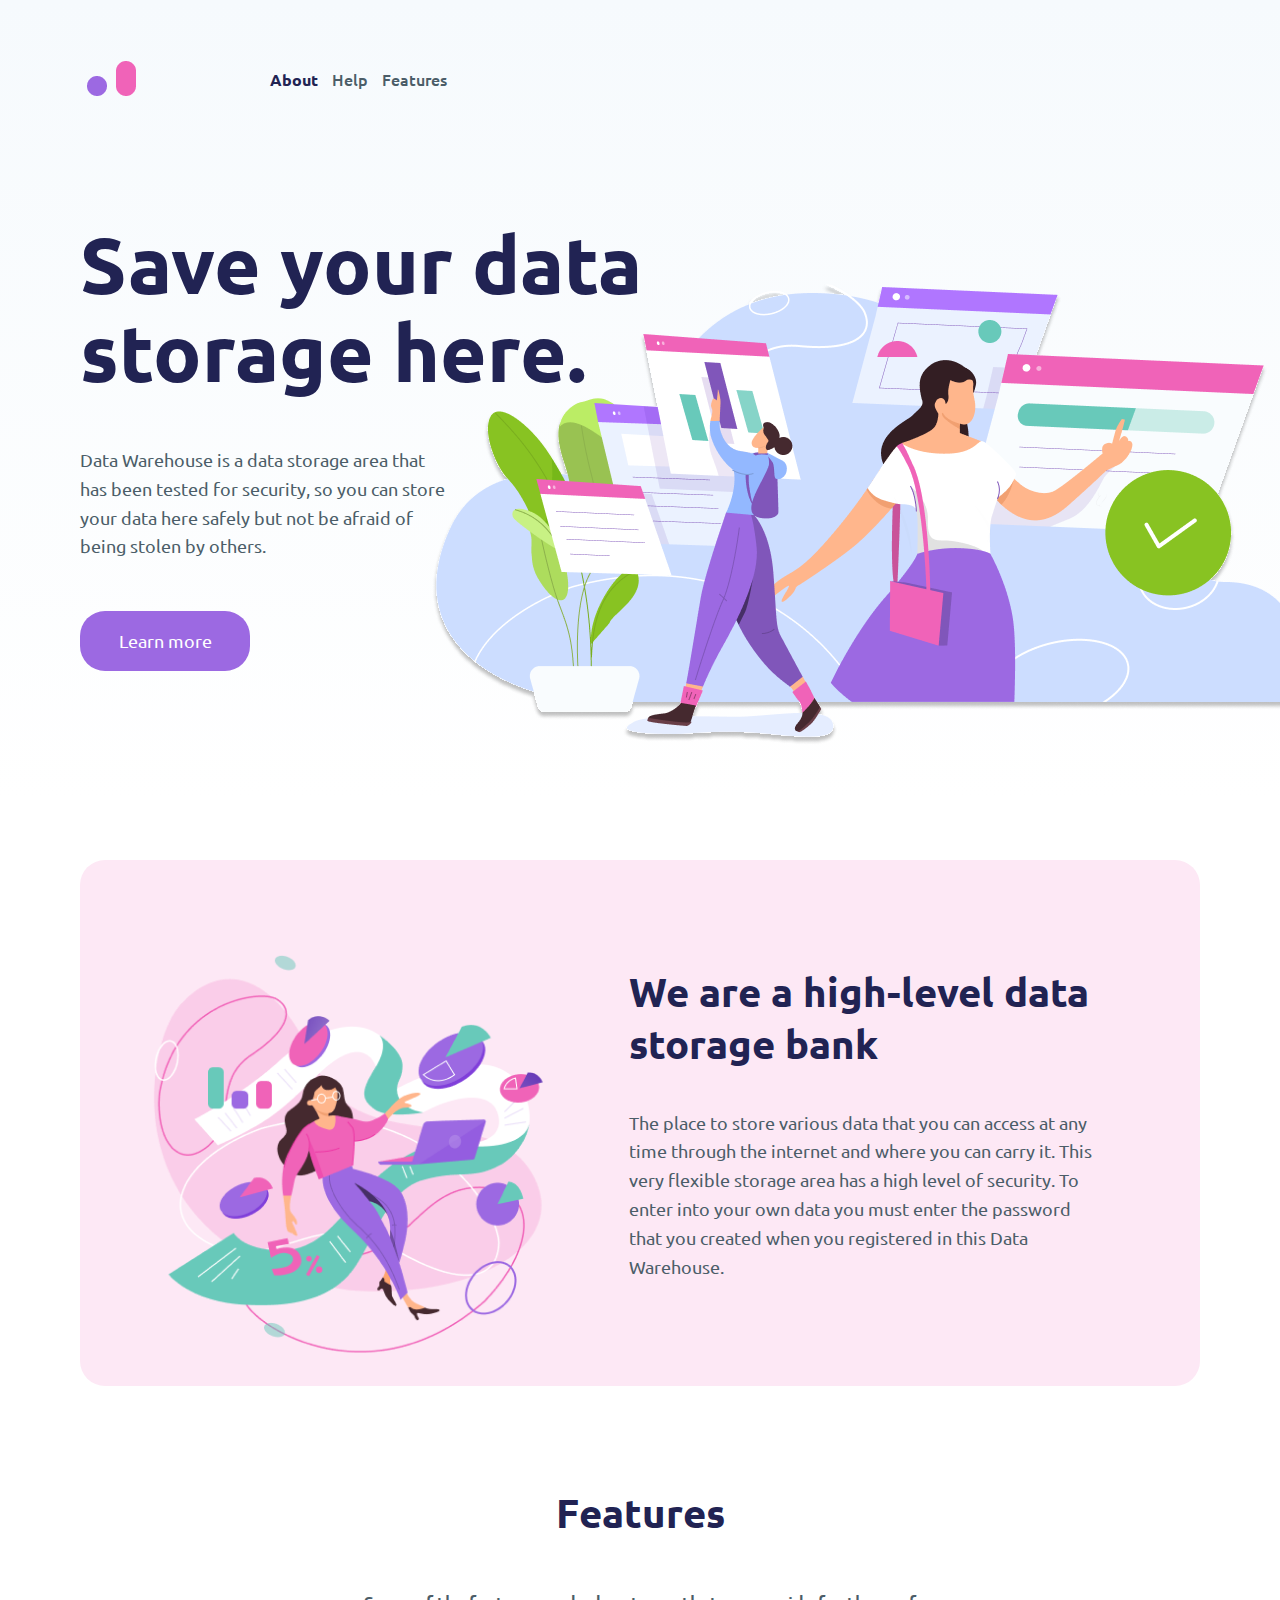
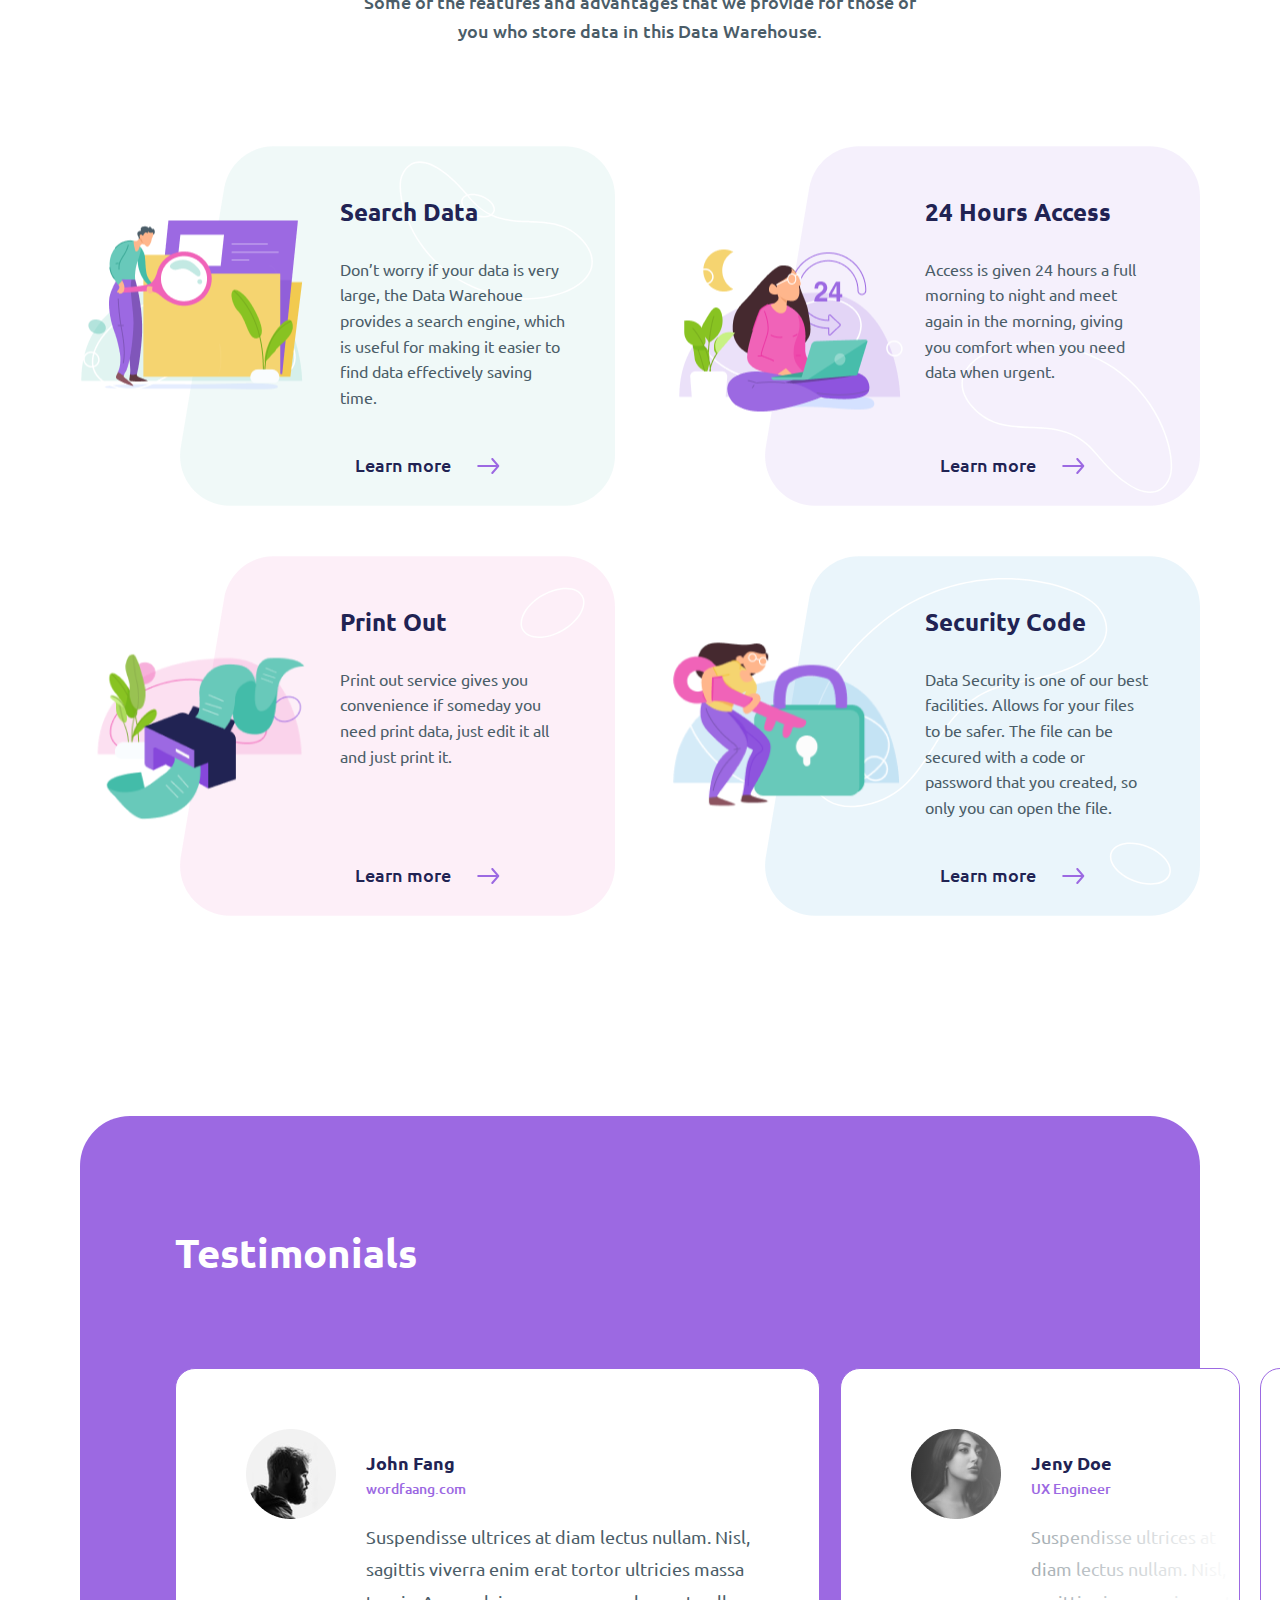
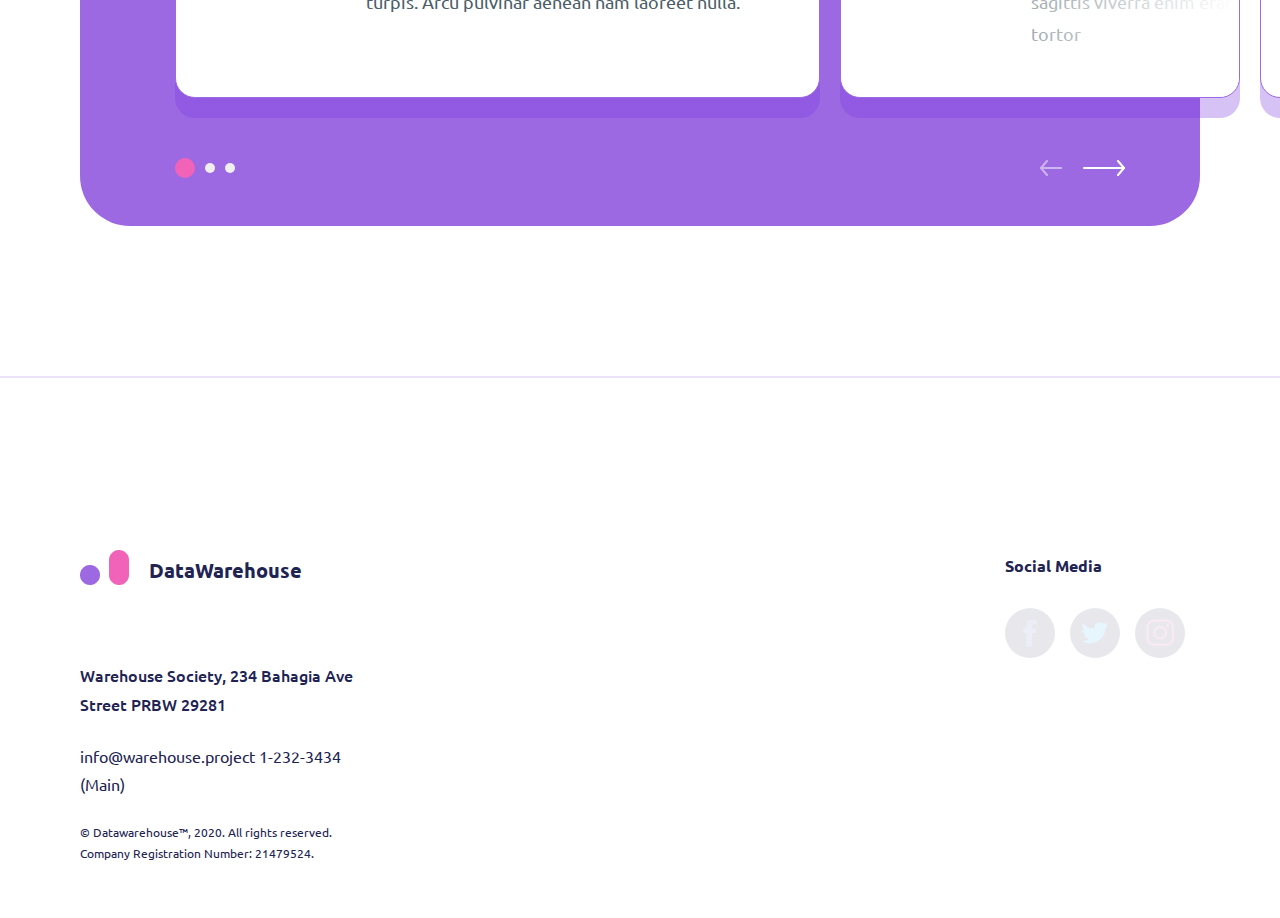
<file: index.html>
<!DOCTYPE html>
<html lang="en">
<head>
  <meta charset="UTF-8">
  <meta name="viewport" content="width=device-width, initial-scale=1.0">
  <meta http-equiv="X-UA-Compatible" content="IE=edge">
  <meta name="description" content="Data Warehouse is a data storage area that has been
tested for security, so you can store your data here
safely but not be afraid of being stolen by others."/>
  <meta name="keywords" content="warehouse, save, data, security, storage, area"/>
  <title>Warehouse - Save your data storage here.</title>
  <meta property="og:title" content="Warehouse - Save your data storage here."/>
  <meta property="og:description" content="Data Warehouse is a data storage area that has been
tested for security, so you can store your data here
safely but not be afraid of being stolen by others."/>
  <meta property="og:type" content="article"/>
  <meta property="og:image" content="https://sdqq.github.io/ratio-course/img/secondary-description-picture.png"/>
  <meta property="og:image:width" content="250"/>
  <meta property="og:image:height" content="300"/>
  <meta property="og:url" content="https://sdqq.github.io/ratio-course"/>
  <link rel="shortcut icon" href="favicon.ico" type="image/x-icon">
  <link rel="preconnect" href="https://fonts.googleapis.com">
  <link rel="preconnect" href="https://fonts.gstatic.com" crossorigin>
  <link href="https://fonts.googleapis.com/css2?family=Ubuntu:wght@300;400;500;700&display=swap" rel="stylesheet">
  <link rel="stylesheet" href="style/index.css">
</head>
<body class="page">
<header class="header container">
  <h1 class="visually-hidden">Warehouse - Save your data storage here</h1>
  <nav class="navigation">
    <a class="navigation__link" href="#">
      <img class="logo" src='img/Logo.png' alt="logo"/>
    </a>
    <ul class="navigation__list">
      <li class="navigation__list-item">
        <a class="navigation__link" href="#about">About</a>
      </li>
      <li class="navigation__list-item">
        <a class="navigation__link" href="#footer">Help</a>
      </li>
      <li class="navigation__list-item">
        <a class="navigation__link" href="#features">Features</a>
      </li>
    </ul>
  </nav>
</header>
<main class="container main">
  <section id="description" class="description">
    <div class="description__wrap">
      <h2 class="description__title">Save your data storage here.</h2>
      <p class="description__text">
        Data Warehouse is a data storage area that has been
        tested for security, so you can store your data here
        safely but not be afraid of being stolen by others.
      </p>
      <a class="description__link" href="#features">Learn more</a>
    </div>
    <img class="description__picture" src="img/description-picture.png" alt="description picture">
  </section>
  <section id="about" class="about main__about">
    <img class="about__picture" src="img/secondary-description-picture.png" alt="features description">
    <div class="about__text-block">
      <h2 class="about__title">
        We are a high-level data storage bank
      </h2>
      <p class="about__text">
        The place to store various data that you can access at any time through the internet and where you can carry it.
        This very flexible storage area has a high level of security. To enter into your own data you must enter the password that you created when you registered in this Data Warehouse.
      </p>
    </div>
  </section>
  <section id="features" class="features main__features">
    <div class="features__describe">
      <h2 class="features__title">Features</h2>
      <p class="features__text">
        Some of the features and advantages that we provide for those of you who store data in this Data Warehouse.
      </p>
    </div>
    <div class="features__article-wrap ">
      <article class="article">
        <img class="article__picture" src="img/search-data.png" alt="search-data">
        <div class="article__wrap">
          <h3 class="article__title">Search Data</h3>
          <p class="article__text">
            Don’t worry if your data is very large, the Data Warehoue provides a search engine, which is useful for making it easier to find data effectively saving time.
          </p>
          <div class="article__link-wrap">
            <a class="article__link" href="#">Learn more</a>
          </div>
        </div>
      </article>
      <article class="article">
        <img class="article__picture" src="img/24-Hours-Access.png" alt="24 Hours Access">
        <div class="article__wrap">
          <h3 class="article__title">24 Hours Access</h3>
          <p class="article__text">
            Access is given 24 hours a full morning to night and meet
            again in the morning, giving you comfort when you need data when urgent.
          </p>
          <div class="article__link-wrap">
            <a class="article__link" href="#">Learn more</a>
          </div>
        </div>
      </article>
      <article class="article">
        <img class="article__picture" src="img/Print-Out.png" alt="Print-Out">
        <div class="article__wrap">
          <h3 class="article__title">Print Out</h3>
          <p class="article__text">
            Print out service gives you convenience if someday
            you need print data, just edit it all and just print it.
          </p>
          <div class="article__link-wrap">
            <a class="article__link" href="#">Learn more</a>
          </div>
        </div>
      </article>
      <article class="article">
        <img class="article__picture" src="img/Security-Code.png" alt="Security-Code">
        <div class="article__wrap">
          <h3 class="article__title">Security Code</h3>
          <p class="article__text">
            Data Security is one of our best facilities. Allows for your files
            to be safer. The file can be secured with a code or password that
            you created, so only you can open the file.
          </p>
          <div class="article__link-wrap">
            <a class="article__link" href="#">Learn more</a>
          </div>
        </div>
      </article>
    </div>
  </section>
  <section id="slider">
    <div class="slider">
      <h2 class="slider__title">Testimonials</h2>
      <ul class="slider__list">
        <li class="card slider__card card--active">
          <img class="card__picture" src="img/Jonh-Fang.png" alt="avatar">
          <div class="card__info">
            <div class="card__text-wrap">
              <h4 class="card__title">John Fang </h4>
              <span class="card__subtext">wordfaang.com</span>
            </div>
            <p class="card__text">
              Suspendisse ultrices at diam lectus nullam.
              Nisl, sagittis viverra enim
              erat tortor ultricies massa turpis. Arcu pulvinar aenean nam laoreet nulla.
            </p>
          </div>
        </li>
        <li class="card slider__card">
          <img class="card__picture" src="img/Jeny-Doe.png" alt="avatar">
          <div class="card__info">
            <div class="card__text-wrap">
              <h4 class="card__title">Jeny Doe</h4>
              <span class="card__subtext">UX Engineer</span>
            </div>
            <p class="card__text">
              Suspendisse ultrices at diam
              lectus nullam. Nisl, sagittis viverra enim erat tortor
            </p>
          </div>
        </li>
        <li class="card slider__card">
          <img class="card__picture" src="img/William.png" alt="avatar">
          <div class="card__info">
            <div class="card__text-wrap">
              <h4 class="card__title">William</h4>
              <span class="card__subtext">Web Designer</span>
            </div>
            <p class="card__text">
              Suspendisse ultrices at diam
              lectus nullam. Nisl, sagittis viverra enim erat tortor
            </p>
          </div>
        </li>
      </ul>
      <div class="control-buttons">
        <div class="control-buttons__crumb-buttons-wrap">
          <button type="button" class="btn btn__crumb btn__crumb--active text--hide">slide 1</button>
          <button type="button" class="btn btn__crumb text--hide">slide 2</button>
          <button type="button" class="btn btn__crumb text--hide">slide 3</button>
        </div>
        <div class="control-buttons__wrap">
          <button type="button" class="btn btn__prev text--hide">
            <svg class="btn__slider-svg" width="42" height="16" viewBox="0 0 42 16" fill="none" xmlns="http://www.w3.org/2000/svg">
              <path d="M7 1L1 8L7 15" stroke="white" stroke-width="2" stroke-linecap="round" stroke-linejoin="round"/>
              <path d="M0.999998 8L41 8" stroke="white" stroke-width="2" stroke-linecap="round" stroke-linejoin="round"/>
            </svg>
            previous slide
          </button>
          <button type="button" class="btn btn__next text--hide">
            <svg class="btn__slider-svg" width="42" height="16" viewBox="0 0 42 16" fill="none" xmlns="http://www.w3.org/2000/svg">
              <path d="M35 15L41 8L35 1" stroke="white" stroke-width="2" stroke-linecap="round" stroke-linejoin="round"/>
              <path d="M41 8H1" stroke="white" stroke-width="2" stroke-linecap="round" stroke-linejoin="round"/>
            </svg>
            next slide
          </button>
        </div>
      </div>
    </div>
  </section>
</main>
<div class="separator page__separator"></div>
<footer id="footer" class="footer container page__footer">
  <div class="info">
    <div class="info__logo">
      <a href="#">
        <img src="img/Logo.png" alt="Logo">
      </a>
      <h5 class="info__title">DataWarehouse</h5>
    </div>
    <p class="info__address">
      Warehouse Society, 234 Bahagia Ave Street PRBW 29281
    </p>
    <p class="info__contacts">
      info@warehouse.project 1-232-3434 (Main)
    </p>
    <p class="info__copyright">
      © Datawarehouse™, 2020. All rights reserved. Company Registration Number: 21479524.</p>
  </div>
  <div class="social">
    <p class="social__text">Social Media</p>
    <div class="social__icon-wrap">
      <a class="social__link social__link--hover social__link--click" href="#">
        <img class="social__icon" src="img/svg/faceb.svg" alt="twitter">
      </a>
      <a class="social__link social__link--hover social__link--click" href="#">
        <img class="social__icon" src="img/svg/twitter.svg" alt="twitter">
      </a>
      <a class="social__link social__link--hover social__link--click" href="#">
        <img class="social__icon" src="img/svg/insta.svg" alt="twitter">
      </a>
    </div>
  </div>
</footer>
<script type="module" src="js/index.js"></script>
</body>
</html>
</file>
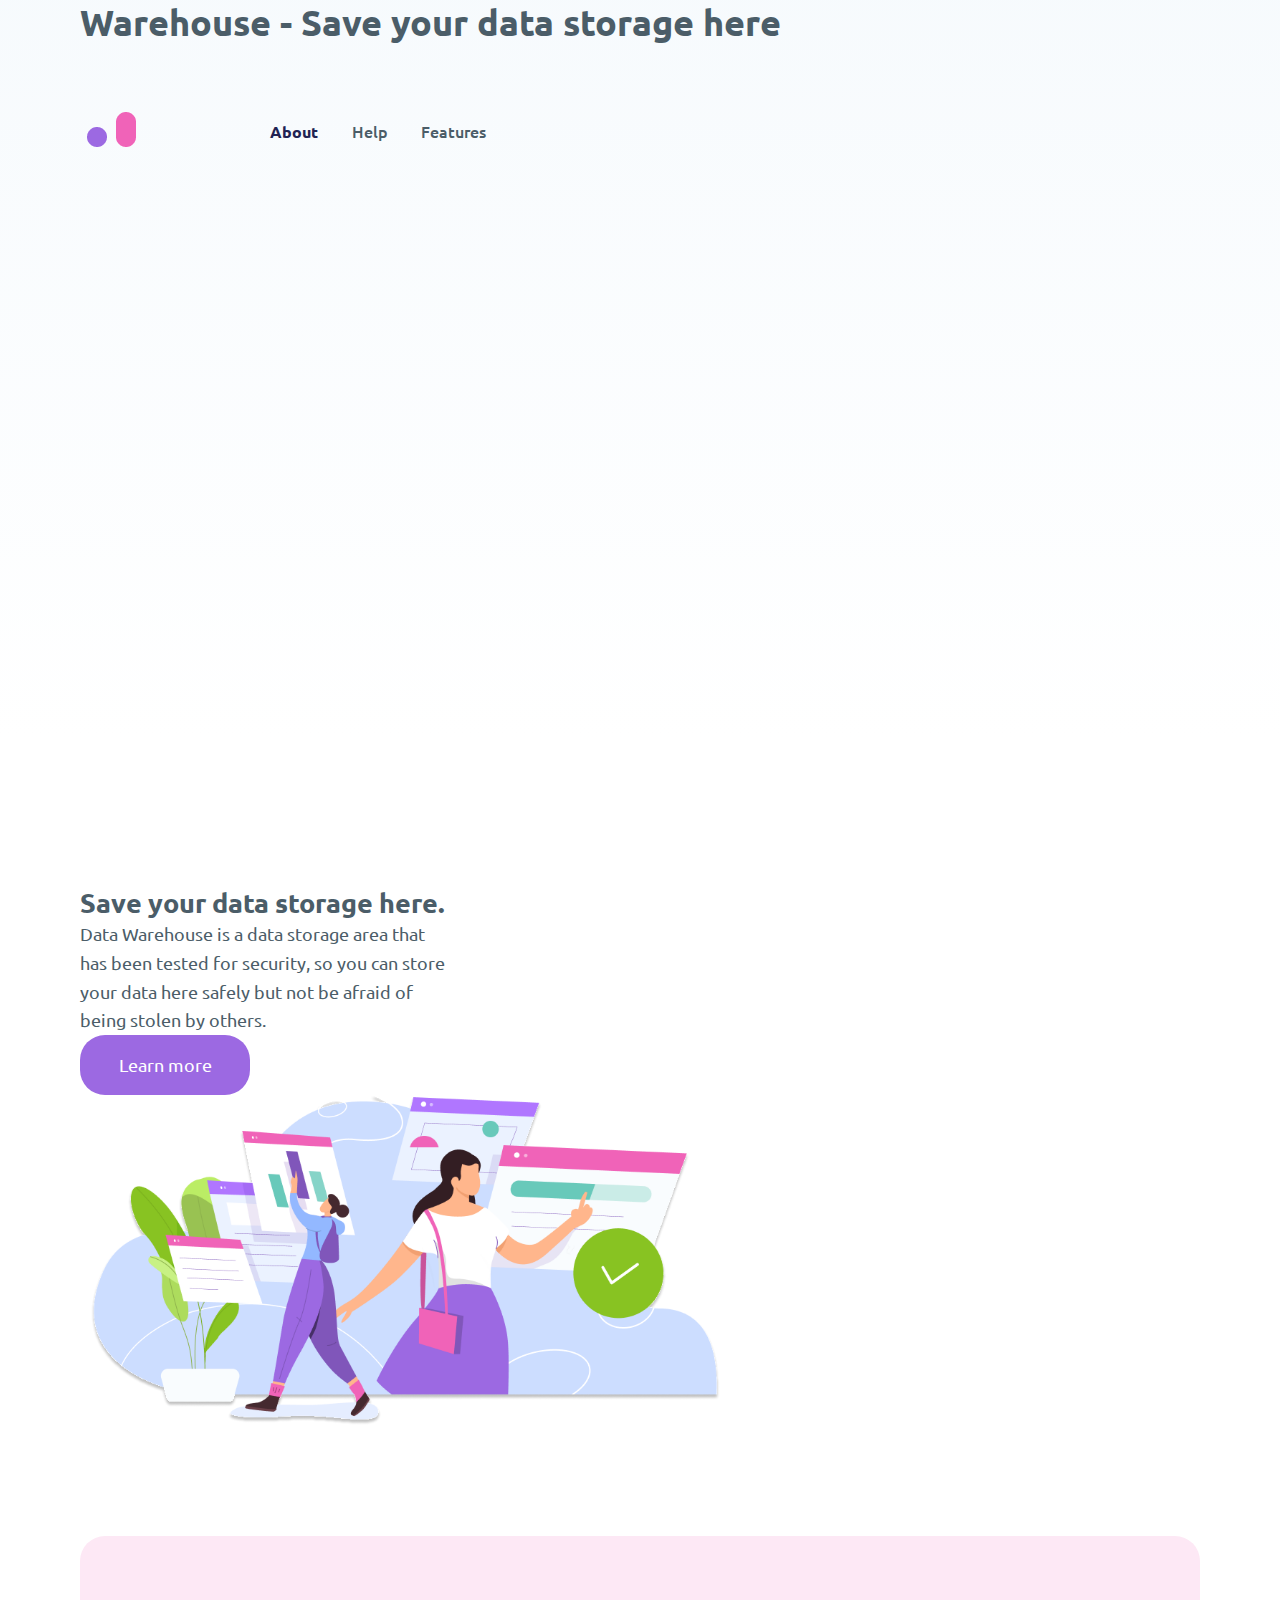
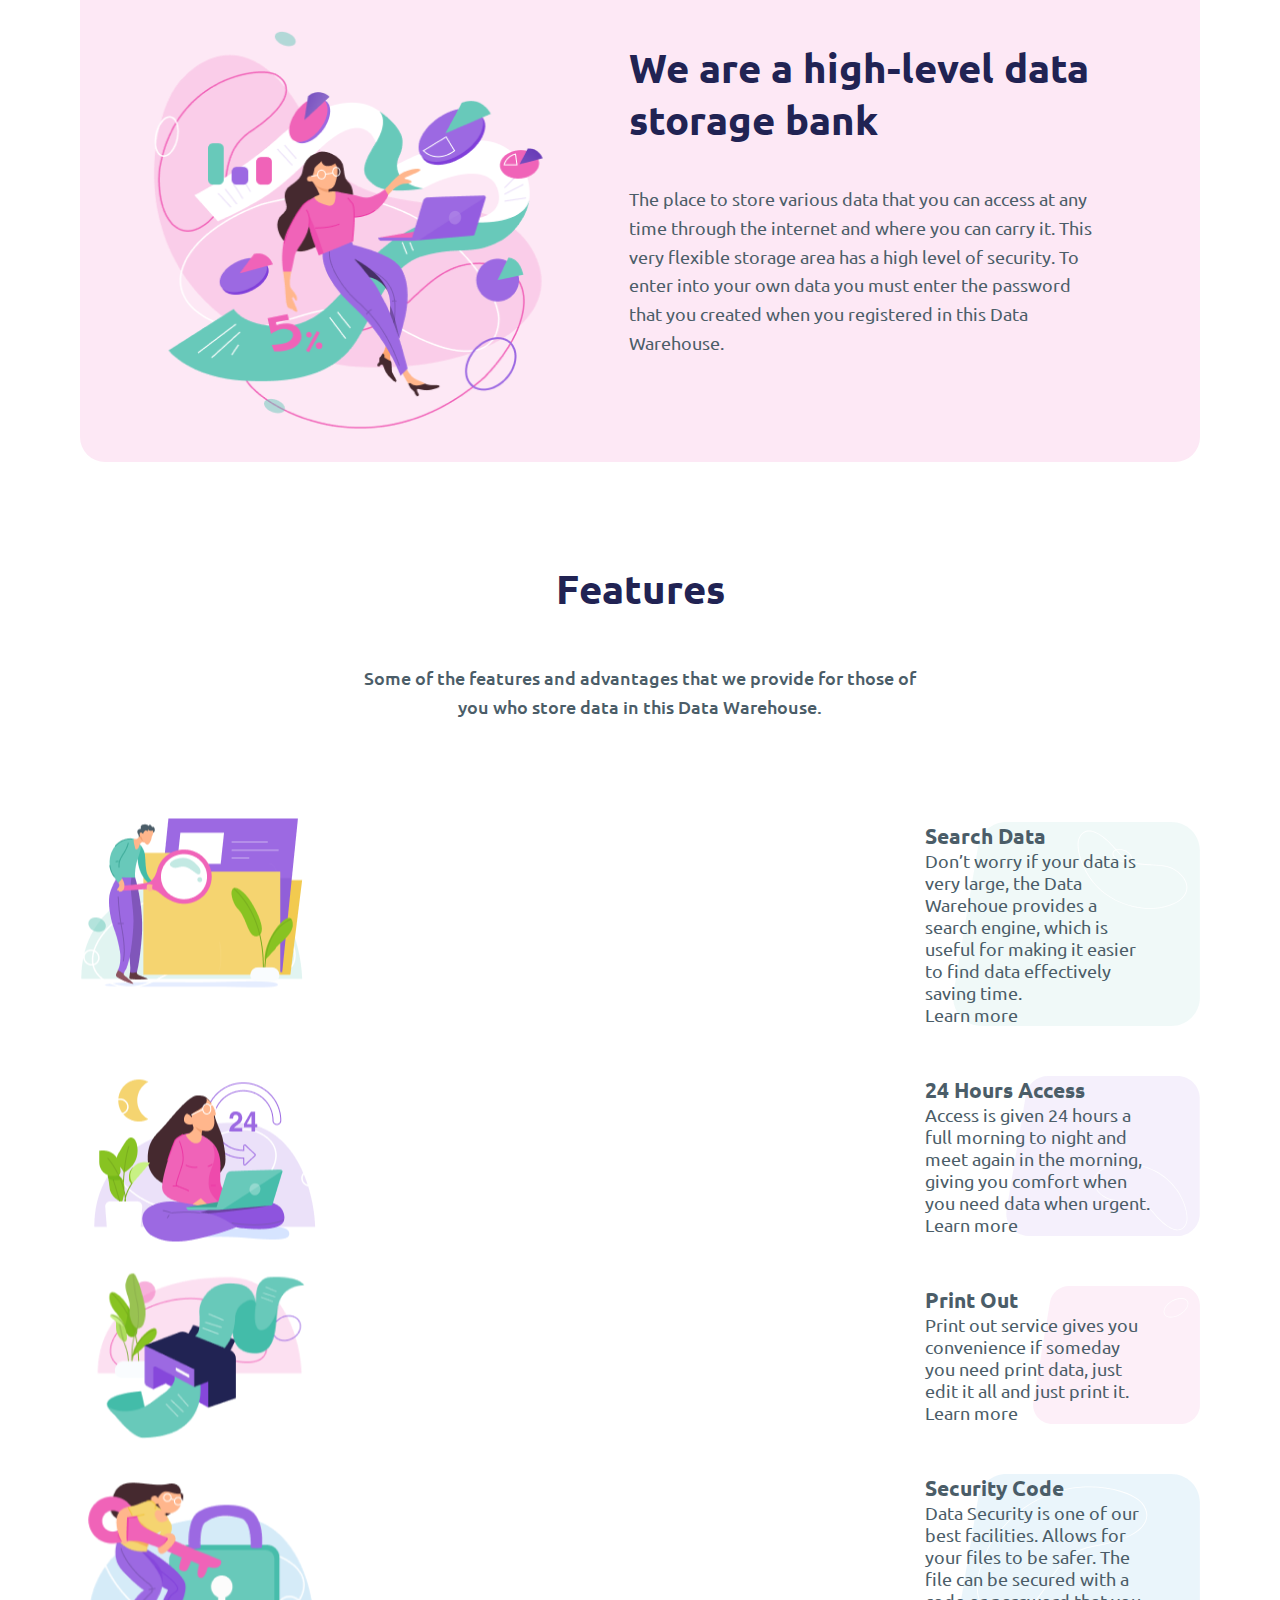
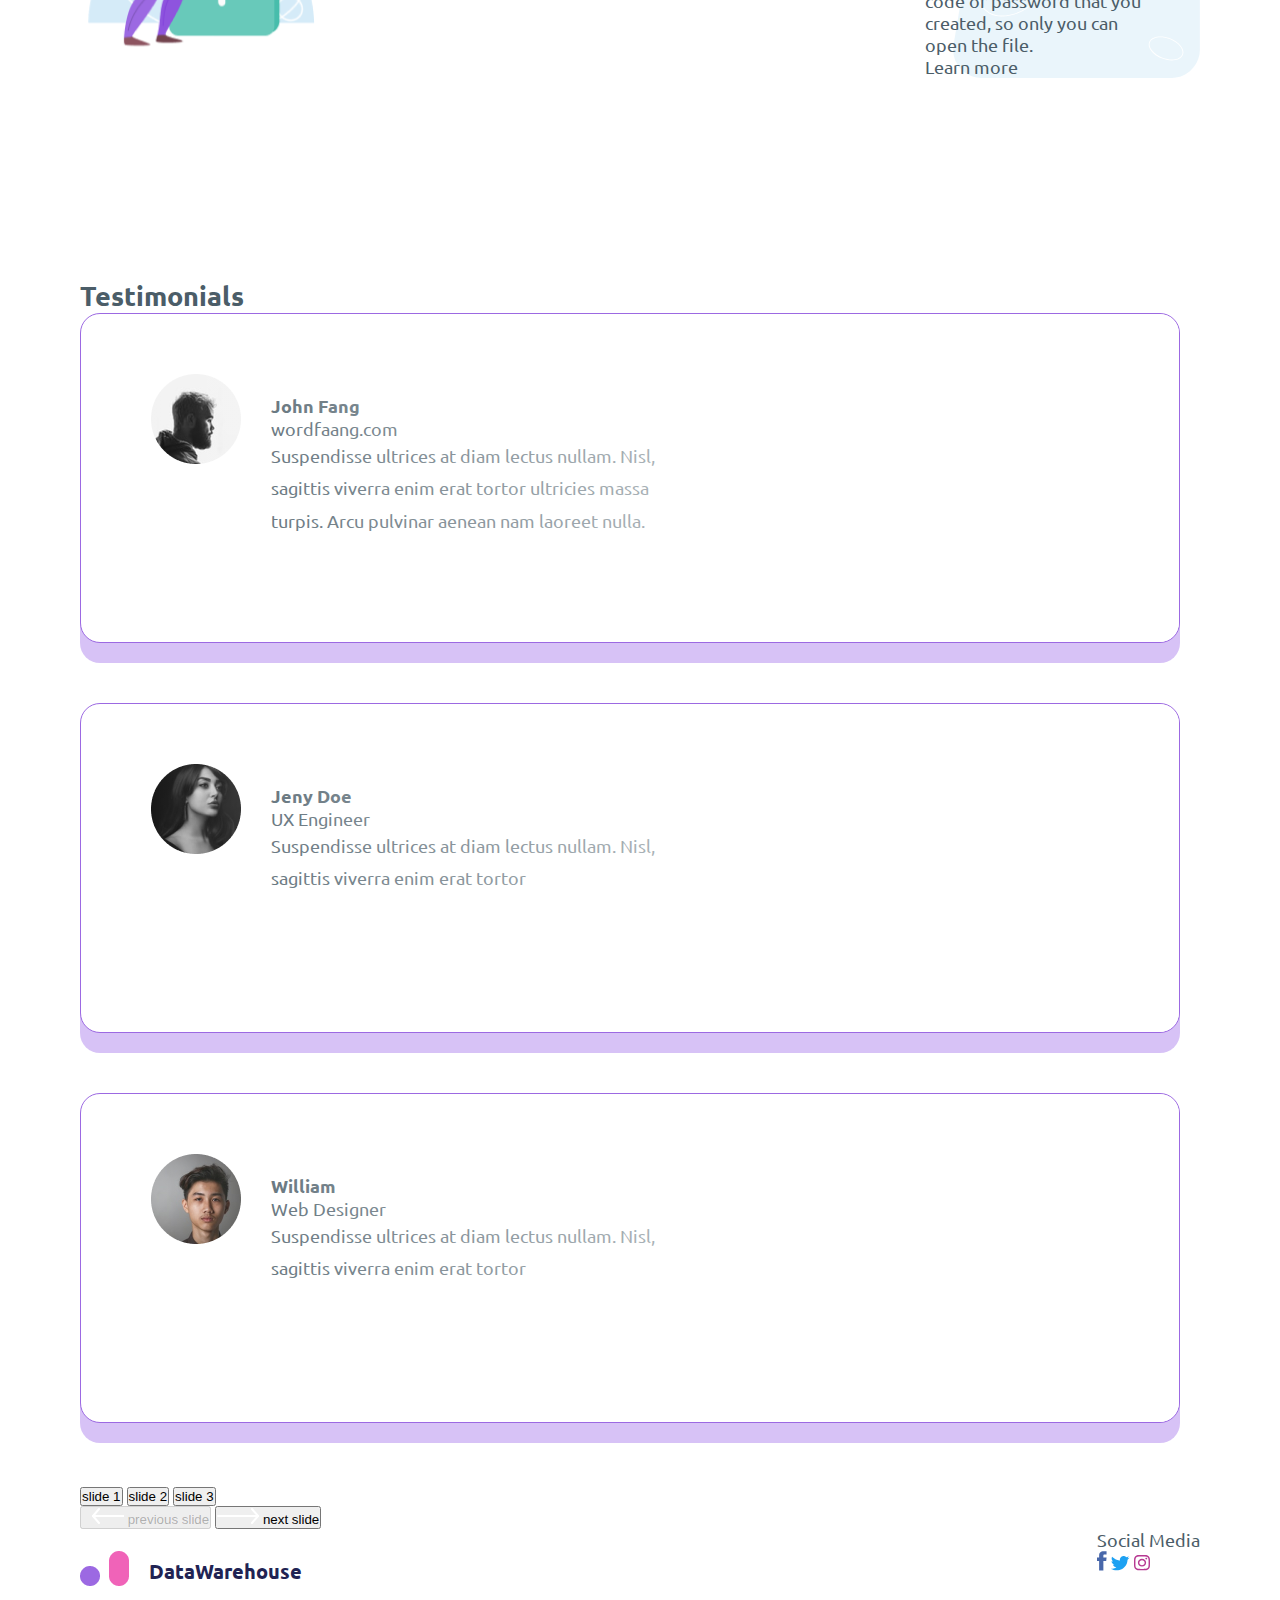
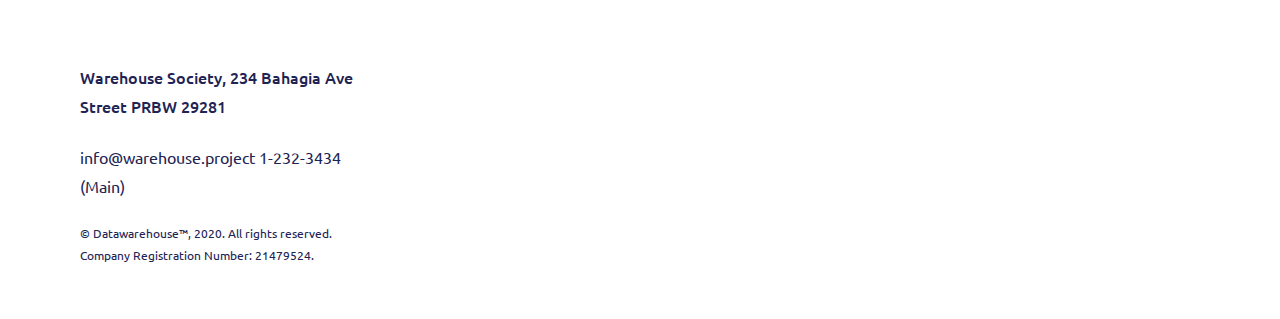
<file: module1/index.html>
<!DOCTYPE html>
<html lang="en">
<head>
  <meta charset="UTF-8">
  <meta name="viewport" content="width=device-width, initial-scale=1.0">
  <meta http-equiv="X-UA-Compatible" content="IE=edge">
  <meta name="description" content="Data Warehouse is a data storage area that has been
tested for security, so you can store your data here
safely but not be afraid of being stolen by others."/>
  <meta name="keywords" content="warehouse, save, data, security, storage, area"/>
  <title>Warehouse - Save your data storage here.</title>
  <meta property="og:title" content="Warehouse - Save your data storage here."/>
  <meta property="og:description" content="Data Warehouse is a data storage area that has been
tested for security, so you can store your data here
safely but not be afraid of being stolen by others."/>
  <meta property="og:type" content="article"/>
  <meta property="og:image" content="https://sdqq.github.io/ratio-course/img/secondary-description-picture.png"/>
  <meta property="og:image:width" content="250"/>
  <meta property="og:image:height" content="300"/>
  <meta property="og:url" content="https://sdqq.github.io/ratio-course"/>
  <link rel="shortcut icon" href="favicon.ico" type="image/x-icon">
  <link rel="preconnect" href="https://fonts.googleapis.com">
  <link rel="preconnect" href="https://fonts.gstatic.com" crossorigin>
  <link href="https://fonts.googleapis.com/css2?family=Ubuntu:wght@300;400;500;700&display=swap" rel="stylesheet">
  <link rel="stylesheet" href="style/index.css">
</head>
<body class="page">
<header class="header container">
  <h1 class="visually-hidden">Warehouse - Save your data storage here</h1>
  <nav class="navigation">
    <a class="navigation__link" href="#">
      <img class="logo" src='img/Logo.png' alt="logo"/>
    </a>
    <ul class="navigation__list">
      <li class="navigation__list-item">
        <a class="navigation__link" href="#about">About</a>
      </li>
      <li class="navigation__list-item">
        <a class="navigation__link" href="#footer">Help</a>
      </li>
      <li class="navigation__list-item">
        <a class="navigation__link" href="#features">Features</a>
      </li>
    </ul>
  </nav>
</header>
<main class="container main">
  <section id="description" class="description">
    <div class="description__wrap">
      <h2 class="description__title">Save your data storage here.</h2>
      <p class="description__text">
        Data Warehouse is a data storage area that has been
        tested for security, so you can store your data here
        safely but not be afraid of being stolen by others.
      </p>
      <a class="description__link" href="#features">Learn more</a>
    </div>
    <img class="description__picture" src="img/description-picture.png" alt="description picture">
  </section>
  <section id="about" class="about main__about">
    <img class="about__picture" src="img/secondary-description-picture.png" alt="features description">
    <div class="about__text-block">
      <h2 class="about__title">
        We are a high-level data storage bank
      </h2>
      <p class="about__text">
        The place to store various data that you can access at any time through the internet and where you can carry it.
        This very flexible storage area has a high level of security. To enter into your own data you must enter the password that you created when you registered in this Data Warehouse.
      </p>
    </div>
  </section>
  <section id="features" class="features main__features">
    <div class="features__describe">
      <h2 class="features__title">Features</h2>
      <p class="features__text">
        Some of the features and advantages that we provide for those of you who store data in this Data Warehouse.
      </p>
    </div>
    <div class="features__article-wrap ">
      <article class="article">
        <img class="article__picture" src="img/search-data.png" alt="search-data">
        <div class="article__wrap">
          <h3 class="article__title">Search Data</h3>
          <p class="article__text">
            Don’t worry if your data is very large, the Data Warehoue provides a search engine, which is useful for making it easier to find data effectively saving time.
          </p>
          <div class="article__link-wrap">
            <a class="article__link" href="#">Learn more</a>
          </div>
        </div>
      </article>
      <article class="article">
        <img class="article__picture" src="img/24-Hours-Access.png" alt="24 Hours Access">
        <div class="article__wrap">
          <h3 class="article__title">24 Hours Access</h3>
          <p class="article__text">
            Access is given 24 hours a full morning to night and meet
            again in the morning, giving you comfort when you need data when urgent.
          </p>
          <div class="article__link-wrap">
            <a class="article__link" href="#">Learn more</a>
          </div>
        </div>
      </article>
      <article class="article">
        <img class="article__picture" src="img/Print-Out.png" alt="Print-Out">
        <div class="article__wrap">
          <h3 class="article__title">Print Out</h3>
          <p class="article__text">
            Print out service gives you convenience if someday
            you need print data, just edit it all and just print it.
          </p>
          <div class="article__link-wrap">
            <a class="article__link" href="#">Learn more</a>
          </div>
        </div>
      </article>
      <article class="article">
        <img class="article__picture" src="img/Security-Code.png" alt="Security-Code">
        <div class="article__wrap">
          <h3 class="article__title">Security Code</h3>
          <p class="article__text">
            Data Security is one of our best facilities. Allows for your files
            to be safer. The file can be secured with a code or password that
            you created, so only you can open the file.
          </p>
          <div class="article__link-wrap">
            <a class="article__link" href="#">Learn more</a>
          </div>
        </div>
      </article>
    </div>
  </section>
  <section id="slider">
    <div class="slider">
      <h2 class="slider__title">Testimonials</h2>
      <ul class="slider__list">
        <li class="card slider__card card--active">
          <img class="card__picture" src="img/Jonh-Fang.png" alt="avatar">
          <div class="card__info">
            <div class="card__text-wrap">
              <h4 class="card__title">John Fang </h4>
              <span class="card__subtext">wordfaang.com</span>
            </div>
            <p class="card__text">
              Suspendisse ultrices at diam lectus nullam.
              Nisl, sagittis viverra enim
              erat tortor ultricies massa turpis. Arcu pulvinar aenean nam laoreet nulla.
            </p>
          </div>
        </li>
        <li class="card slider__card">
          <img class="card__picture" src="img/Jeny-Doe.png" alt="avatar">
          <div class="card__info">
            <div class="card__text-wrap">
              <h4 class="card__title">Jeny Doe</h4>
              <span class="card__subtext">UX Engineer</span>
            </div>
            <p class="card__text">
              Suspendisse ultrices at diam
              lectus nullam. Nisl, sagittis viverra enim erat tortor
            </p>
          </div>
        </li>
        <li class="card slider__card">
          <img class="card__picture" src="img/William.png" alt="avatar">
          <div class="card__info">
            <div class="card__text-wrap">
              <h4 class="card__title">William</h4>
              <span class="card__subtext">Web Designer</span>
            </div>
            <p class="card__text">
              Suspendisse ultrices at diam
              lectus nullam. Nisl, sagittis viverra enim erat tortor
            </p>
          </div>
        </li>
      </ul>
      <div class="control-buttons">
        <div class="control-buttons__crumb-buttons-wrap">
          <button type="button" class="btn btn__crumb btn__crumb--active text--hide">slide 1</button>
          <button type="button" class="btn btn__crumb text--hide">slide 2</button>
          <button type="button" class="btn btn__crumb text--hide">slide 3</button>
        </div>
        <div class="control-buttons__wrap">
          <button type="button" class="btn btn__prev text--hide">
<!--TODO: лучше подключать svg-картинки как src для img -->
            <svg class="btn__slider-svg" width="42" height="16" viewBox="0 0 42 16" fill="none" xmlns="http://www.w3.org/2000/svg">
              <path d="M7 1L1 8L7 15" stroke="white" stroke-width="2" stroke-linecap="round" stroke-linejoin="round"/>
              <path d="M0.999998 8L41 8" stroke="white" stroke-width="2" stroke-linecap="round" stroke-linejoin="round"/>
            </svg>
            previous slide
          </button>
          <button type="button" class="btn btn__next text--hide">
            <svg class="btn__slider-svg" width="42" height="16" viewBox="0 0 42 16" fill="none" xmlns="http://www.w3.org/2000/svg">
              <path d="M35 15L41 8L35 1" stroke="white" stroke-width="2" stroke-linecap="round" stroke-linejoin="round"/>
              <path d="M41 8H1" stroke="white" stroke-width="2" stroke-linecap="round" stroke-linejoin="round"/>
            </svg>
            next slide
          </button>
        </div>
      </div>
    </div>
  </section>
</main>
<div class="separator page__separator"></div>
<footer id="footer" class="footer container page__footer">
  <div class="info">
    <div class="info__logo">
      <a href="#">
        <img src="img/Logo.png" alt="Logo">
      </a>
      <h5 class="info__title">DataWarehouse</h5>
    </div>
    <p class="info__address">
      Warehouse Society, 234 Bahagia Ave Street PRBW 29281
    </p>
    <p class="info__contacts">
      info@warehouse.project 1-232-3434 (Main)
    </p>
    <p class="info__copyright">
      © Datawarehouse™, 2020. All rights reserved. Company Registration Number: 21479524.</p>
  </div>
  <div class="social">
    <p class="social__text">Social Media</p>
    <div class="social__icon-wrap">
      <a class="social__link social__link--hover social__link--click" href="#">
        <img class="social__icon" src="img/svg/faceb.svg" alt="twitter">
      </a>
      <a class="social__link social__link--hover social__link--click" href="#">
        <img class="social__icon" src="img/svg/twitter.svg" alt="twitter">
      </a>
      <a class="social__link social__link--hover social__link--click" href="#">
        <img class="social__icon" src="img/svg/insta.svg" alt="twitter">
      </a>
    </div>
  </div>
</footer>
<script type="module" src="js/index.js"></script>
</body>
</html>
</file>
<file: module1/style/index.css>
* {
  margin: 0;
  padding: 0;
  box-sizing: border-box;
  scroll-behavior: smooth;
}

a {
  text-decoration: none;
  transition: 0.2s all linear;
  color: var(--text-color-secondary);
}
a:active{
  opacity: 0.5;
}

ul, ol, li {
  list-style: none;
}
html, body {
  overflow-x: hidden;
}

body {
  font-size: 18px;
  font-family: 'Ubuntu', sans-serif;
  color: var(--text-color-secondary);
}


:root {
  --text-color-main: #212353;
  --text-color-secondary: #4B5D68;
  --purple: #9C69E2;

}
.wrap{
  width: 100vw;
  height: 100%;
  background-color: rgba(255, 0, 0, 0.24);
}

.container {

  max-width: 1150px;
  padding: 0 15px;
  margin: 0 auto;
}

.header {
  display: flex;
  flex-direction: column;
  position: relative;
  height: 740px;

}
.header::after{
 z-index: -2;
  content:'' ;
  position: absolute;
  top: -60px;
  left: -100vw;
  width: 200vw;
  height:calc(100% + 60px) ;
  background: rgb(246,250,253);
  background: linear-gradient(180deg, rgba(246,250,253,1) 0%, rgba(255,255,255,1) 100%);
}

.header__picture {
  max-width: 100%;
  z-index: -1;
  position: absolute;
  bottom: 0;
  right: -110px;
}

.navigation {
  margin-top: 60px;
  display: flex;
}

.navigation ul {
  margin-left: 120px;
  width: 230px;
  display: flex;
  align-items: center;
  justify-content: space-between;
  font-size: 16px;
  line-height: 160%;
  font-weight: 500;
}

.navigation a {
  padding: 7px;
  border-radius: 10px;
}

.navigation li a:hover {
  background-color: var(--purple);
  color: white;
}

.navigation li:first-child a {
  font-weight: 800;
  color: var(--text-color-main);
}

.navigation li:first-child a:hover {
  color: white;
}

.description {
  margin-top: 145px;
  display: flex;
  flex-direction: column;
  justify-content: space-between;
  max-width: 640px;
  min-height: 460px;
}

.description h1 {
  color: var(--text-color-main);
  font-size: 80px;
  line-height: 110%;
}

.description p {
  position: relative;
  z-index: 2;
  max-width: 370px;
  line-height: 160%;
}

.description a {
  display: flex;
  justify-content: center;
  align-items: center;
  width: 170px;
  height: 60px;
  border: none;
  border-radius: 25px;
  background-color: var(--purple);
  color: white;
  cursor: pointer;
}
.description a:hover{
  box-shadow: 0 5px 15px rgb(124 53 226 / 60%);
}

.about {
  border-radius: 25px;
  margin-top: 100px;
  background-color: #FDE8F5;
  display: flex;
  align-items: center;
}

.about img {
  margin-top: 30px;
  margin-left: 15px;
}

.about__text-block {
  margin-left: 65px;
  margin-right: 103px;
  display: flex;
  flex-direction: column;
  flex-wrap: wrap;
}

.about__text-block h2 {
  font-weight: bold;
  margin-bottom: 40px;
  color: var(--text-color-main);
  font-size: 40px;
  line-height: 130%;
}

.about__text-block p {
  line-height: 160%;
}

.features {
  margin-top: 100px;
  margin-bottom: 150px;
  display: flex;
  flex-direction: column;
}

.features__describe {
  display: flex;
  flex-direction: column;
  align-items: center;
  margin-bottom: 100px;
}

.features__describe h2 {
  color: var(--text-color-main);
  margin-bottom: 50px;
  font-weight: bold;
  font-size: 40px;
  line-height: 52px;
}

.features__describe p {
  max-width: 585px;
  font-weight: 500;
  line-height: 160%;
  text-align: center;
}

.features__articles {
  justify-content: space-between;
  display: flex;
  flex-wrap: wrap;
  flex-shrink: 1;

}

.features__article-item {
  min-height: 360px;
  flex-basis: 535px;
}

.features__article-item h3 {
  margin-top: 50px;
  margin-bottom: 30px;
  color: var(--text-color-main);
  font-size: 24px;
  line-height: 130%;
}

.features__article-item p {
  font-size: 16px;
  line-height: 160%;
}

.article__wrap {
  display: flex;
  flex-direction: column;
  height: 100%;
  margin-left: auto;
  margin-right: 50px;

  width: 225px;
}

.article__btn {
  position: relative;
  font-weight: 700;
  margin-bottom: 30px;
  margin-top: auto;
}

.article__btn a {
  padding: 15px 50px 15px 15px;
  color: var(--text-color-main);
  font-weight: 500;
  border-radius: 15px;
}

.article__btn a:hover {
  padding-left: 35px;
  padding-right: 35px;
  background-color: var(--purple);
  color: white;
}

.article__btn a::after {
  position: absolute;
  content: '';
  width: 23px;
  height: 16px;
  right: 65px;
  bottom: 2px;
  background: url("../img/svg/feature-arrow.svg");
}

.article {
  position: relative;
  margin-bottom: 50px;
}

.article img {
  position: absolute;
  left: 0;
  top: 50%;
  transform: translateY(-50%);
}

.article:nth-child(1) {
  background: right/ contain no-repeat url("../img/svg/Search-Data.svg");
}

.article:nth-child(2) {
  background: right/ contain no-repeat url("../img/svg/24 Hours Access.svg");

}

.article:nth-child(3) {
  background: right/ contain no-repeat url("../img/svg/Print Out.svg");

}

.article:nth-child(4) {
  background: right/ contain no-repeat url("../img/svg/Security Code.svg");

}

.testimonials {
  margin-bottom: 150px;
  display: flex;
  flex-direction: column;
  min-height: 710px;
  background-color: var(--purple);
  border-radius: 50px;
  padding-left: 95px;
}

.testimonials h2 {
  margin-top: 110px;
  margin-bottom: 90px;
  font-weight: 700;
  color: white;
  font-size: 40px;
  line-height: 130%;
}
.card{
  z-index: 1;
  position: relative;
  border: 1px solid var(--purple);
  display: flex;
  flex-basis: 400px;
  min-height: 330px;
  background-color: white;
  border-radius: 20px;
  margin-bottom: 60px;
  margin-right: 20px;
  box-shadow: 0 20px 0 rgba(124, 53, 226, 0.3);
}
.card::after{
  content: '';
  width: 100%;
  height: 100%;
  position: absolute;
  border-radius: 20px;
  top: 0;
  left: 0;
  background: linear-gradient(270deg, #FFFFFF 0.75%, rgba(255, 255, 255, 0) 100%);

}

.card.active {
flex-basis: 645px;
}
.active.card::after {
  content: none;

}

.card img {
  margin-top: 60px;
  margin-left: 70px;
  margin-right: 30px;
  width: 90px;
  height: 90px;
}

.card__info {
  margin-top: 80px;
  display: flex;
  flex-direction: column;
}

.card__present {
  position: relative;
  z-index: 2;
  margin-bottom: 20px;
}

.card__present h4 {
  color: var(--text-color-main);
  font-weight: 900;
  font-size: 18px;
  line-height: 160%;
}

.card__present span {
  color: var(--purple);
  font-weight: 500;
  font-size: 14px;
  line-height: 160%;
}

.card__text {
  max-width: 385px;
  font-weight: normal;
  font-size: 18px;
  line-height: 180%;
}

.testimonials__list {
  display: flex;
  flex-wrap: nowrap;
  width: 2000px;
}

.testimonials__btns {
  display: flex;
  flex-wrap: wrap;
  justify-content: space-between;
  margin-bottom: 20px;
}

.testimonials__left-side-bnt {
  display: flex;
  align-items: center;
}

.testimonials__right-side-btn {
  padding-left: 20px;
  margin-right: 75px;
}

.testimonials__right-side-btn button {
  background-color: transparent;
}

.testimonials__right-side-btn button:nth-child(2) {
  margin-left: 20px;
}

button[disabled] {
  cursor: auto;
}
.arrow-btn:not([disabled]):hover svg path{
  stroke: #F063B8;
}
.arrow-btn svg path{
  transition: 0.2s stroke ease ;
}
.arrow-btn:not([disabled]):hover svg:active{
  opacity: 0.5;

}
.crumb-btn {
  padding: 5px;
  cursor: pointer;
  margin: 0 10px;
  border: none;
  width: 5px;
  height: 5px;
  border-radius: 50%;
  color: white;
  transition: 0.2s background-color ease ;
}
.crumb-btn:hover{
  background-color: #F063B8;

}
.crumb-btn:active{
  opacity: 0.5;
}

.crumb-btn__active {
  padding: 10px;

  width: 10px;
  height: 10px;
  border-radius: 50%;
  background-color: #F063B8;
}

.arrow-btn {
  border: none;
  cursor: pointer;
}

.hr {
  display: block;
  width: 100vw;
  height: 2px;
  background-color: #EBE1F9;
  margin-bottom: 150px;
}

.footer {
  display: flex;
  flex-wrap: wrap;
  justify-content: space-between;
  margin-bottom: 30px;
}

.info {
  width: 285px;
  height: 360px;
  display: flex;
  flex-direction: column;
  justify-content: space-evenly;
}

.info__logo {
  margin-bottom: 50px;
  display: flex;
  align-items: center;
}

.info__logo h5 {
  margin-left: 20px;
  color: var(--text-color-main);

  font-weight: 900;
  font-size: 20px;
  line-height: 160%;
}

.info__address {
  color: var(--text-color-main);
  font-weight: 500;
  font-size: 16px;
  line-height: 180%;
}

.info__contacts {
  color: var(--text-color-main);
  font-weight: normal;
  font-size: 16px;
  line-height: 180%;
}

.info__copyright {
  color: var(--text-color-main);
  font-weight: normal;
  font-size: 12px;
  line-height: 180%;
}

.footer__social {
  margin-top: 25px;
  color: var(--text-color-main);
  font-weight: 900;
  font-size: 16px;
  line-height: 160%;
}

.footer__social-icons {
  margin-top: 30px;
  display: flex;
}
.social-icons{
  width: 55%;
  height: 55%;
 position: absolute;
  left: 50%;
  top: 50%;
  transform: translate(-50%,-50%);
}

.footer__social-icons a {
  position: relative;
  width: 50px;
  height: 50px;
  border-radius: 50%;
  background-color: var(--text-color-main);
  opacity: 0.1;
  margin-right: 15px;
}
.footer__social-icons a:hover{
  opacity: 1;
}
.footer__social-icons a:active{
  opacity: 0.5;
}

@media (max-width: 1199.98px) {
  .container{
    max-width: 900px;
  }
  .header__picture {
    max-width: 80%;
    z-index: -1;
    position: absolute;
    bottom: 0;
    right: -50px;
  }
  .about{
    flex-wrap: wrap;
    justify-content: center;
  }
  .about img {
    max-width: 60%;
    margin: 0;
  }
  .about__text-block h2 {
   text-align: center;
  }
  .features__articles {
    justify-content: center;
  }

}
@media (max-width: 991.98px){
  .container{
    max-width: 600px;
  }
  .header__picture {
    max-width: 90%;
  }
  .description p::after{
    content: '';
    z-index: -1;
    width: 105%;
    height: 100%;
    left: -10px;
    top: 0;
    border-radius: 25px;
    position: absolute;
    background-color: rgba(255, 255, 255, 0.6);
  }
  .testimonials {

    min-height: 510px;

  }
  .testimonials h2 {
    margin-top: 70px;
    margin-bottom: 40px;
    font-weight: 700;
    color: white;
    font-size: 35px;
    line-height: 130%;
  }
  .card{
    flex-direction: column;
    align-items: center;
  }
  .card.active {
    flex-basis: 400px;

  }
  .card img {
    margin: 20px 0 0 0 ;
    width: 90px;
    height: 90px;
  }
  .card__info {
    margin-top: 20px;
    display: flex;
    text-align: center;
    flex-direction: column;
    align-items: center;
  }

}
@media (max-width: 767.98px){
  .container{
    max-width: 500px;
    padding: 0 5px;


  }
  .description{
    min-height: 500px;
    margin-top: 100px;
    align-items: center;
  }
  .description h1{

    margin-bottom: auto;
    font-size: 40px;
    text-align: center;
  }
  .description a{
    margin-top: 20px;
  }
  .header__picture {
    max-width: 80%;
    position: absolute;
    bottom: 230px;
    right: 40px;
  }
  .about{
    margin: 0;
  }
  .about__text-block {
    margin:0 15px 15px 15px;

  }
  .testimonials {
    padding-left: 50px;
  }
  .footer{
    flex-direction: column;
    align-items: center;
  }
  .footer__social p{
    text-align: center;
  }
  .hr{
    margin-bottom: 50px;
  }

}
@media (max-width: 575.98px){
  .container{
    max-width: 400px;
  }
  .navigation ul {
    justify-content: center;
    margin-left: auto;
    display: flex;
    flex-wrap: wrap;
    flex-grow: 1;
  }
  .description{
    margin-top: 50px;
  }
  .description h1{

    font-size: 30px;
  }
  .description p{
    text-align: center;
  }
  .header__picture {
    max-width: 85%;
    bottom: 330px;
    right: 20px;
  }
  .about__text-block h2 {
    font-size: 25px;
  }
  .about__text-block {
    margin:0 5px 5px 5px;
    text-align: center;

  }
  .article__wrap {
    display: flex;
    flex-direction: column;
    height: 100%;
    margin-left: auto;
    margin-right: 0;
    width: 225px;
  }
  .features__describe {
    margin-bottom: 20px;
  }
  .features__describe h2 {
    margin-bottom: 20px;
  }
  .features__article-item h3 {
    margin: 0 0 10px 0;
    color: var(--text-color-main);
    font-size: 24px;
    line-height: 130%;
  }
  .article{
    min-height: 200px;
    margin-bottom: 20px;
    display: flex;
    flex-direction: column;
    align-items: center;
  }
  .article__wrap {
    width: auto;
    margin: 0;
    align-items: center;
  }
  .article:nth-child(1),.article:nth-child(2),.article:nth-child(3),.article:nth-child(4) {
    background-size: cover;
    border-radius: 75px;
  }

  .article img {
    margin-top: 15px;
    margin-bottom: 15px;
    position: relative;
    max-width: 50%;
    left: auto;
    top: auto;
    transform: translate(0,0);
  }
  .article__btn {
    margin: 20px 0 ;
  }
  .article__btn a {
    padding: 10px 40px 10px 40px;
    color: var(--text-color-main);
    font-weight: 500;
    border-radius: 15px;
  }

  .article__btn a::after {

    right: 10px;
    bottom: 3px;
  }
  .features__articles {
    text-align: center;
  }
  .testimonials {
    padding-left: 10px;
  }
  .testimonials h2 {
    text-align: center;
    margin-top: 30px;
    margin-bottom: 15px;
    font-weight: 700;
    color: white;
    font-size: 30px;
    line-height: 130%;
  }
  .card{
    margin-bottom: 30px;
  }
  .card.active{
    flex-basis: 75vw;
  }
  .info {
    width: auto;
    min-height: 360px;
    display: flex;
    flex-direction: column;
    justify-content: space-evenly;
  }
}
@media (max-width: 350px){
  .testimonials__btns {
    display: flex;
    flex-wrap: wrap;
    justify-content: center;
    margin-bottom: 20px;
  }
  .testimonials__right-side-btn {
    margin: 0;
  }
}
</file>
<file: style/index.css>
@import url('_normalize.css');
@import url('_global.css');
@import url('header.css');
@import url('description.css');
@import url('about.css');
@import url('features.css');
@import url('slider.css');
@import url('footer.css');
</file>
